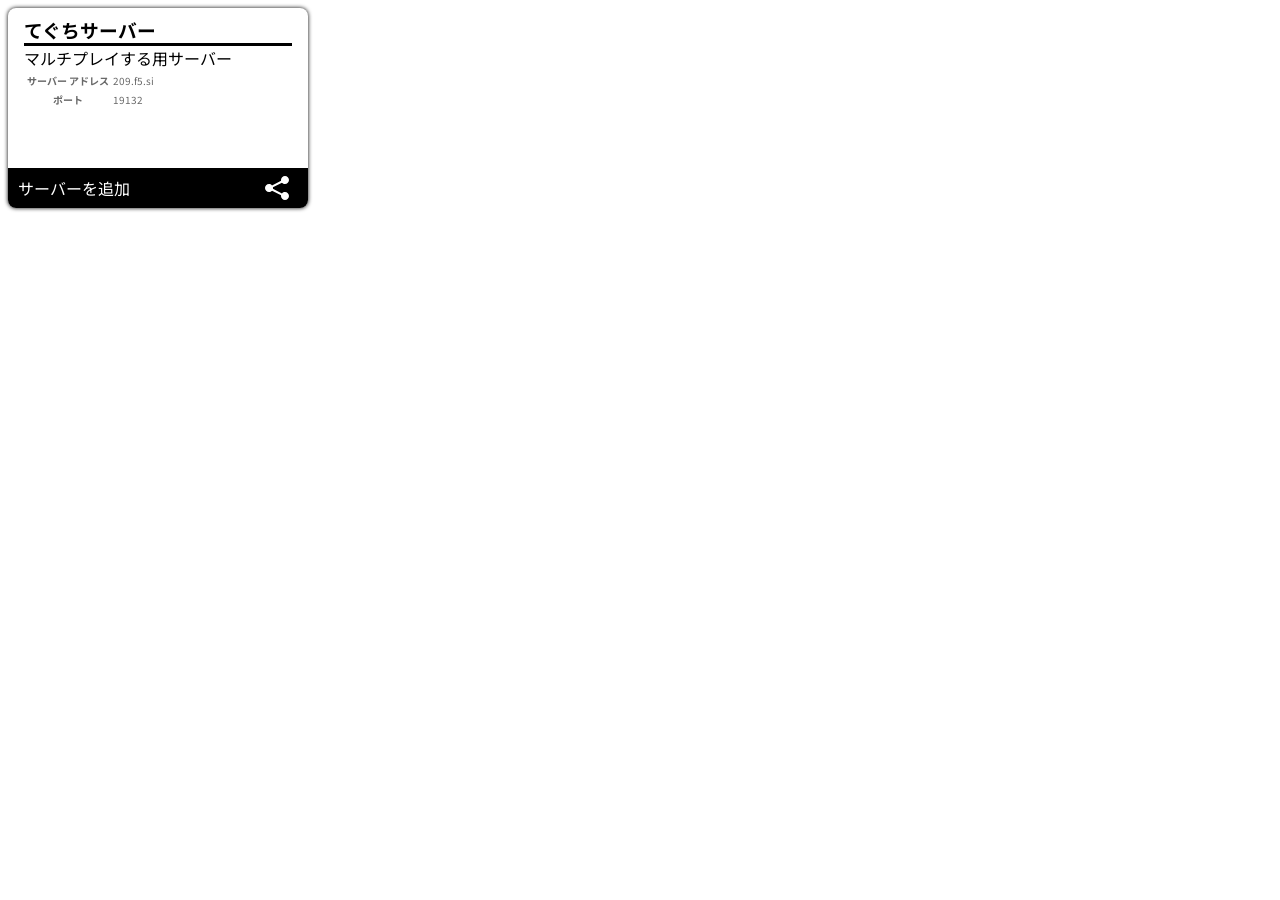
<file: index.html>
<!DOCTYPE html>
<html>
    <head>
        <meta charset="utf-8">
        <meta name="viewport" content="width=device-width,initial-scale=1">
        <title>
            minecraft サーバー一覧置き場
        </title>
        <style>
            iframe{
                border: none;
                border-radius: 8px;
                box-shadow: 0 0 4px;
                height: 200px;
            }
            body{
            }
        </style>
    </head>
    <div>
        <iframe src="./serverBanner.html">
            
        </iframe>
    </div>
</html>
</file>
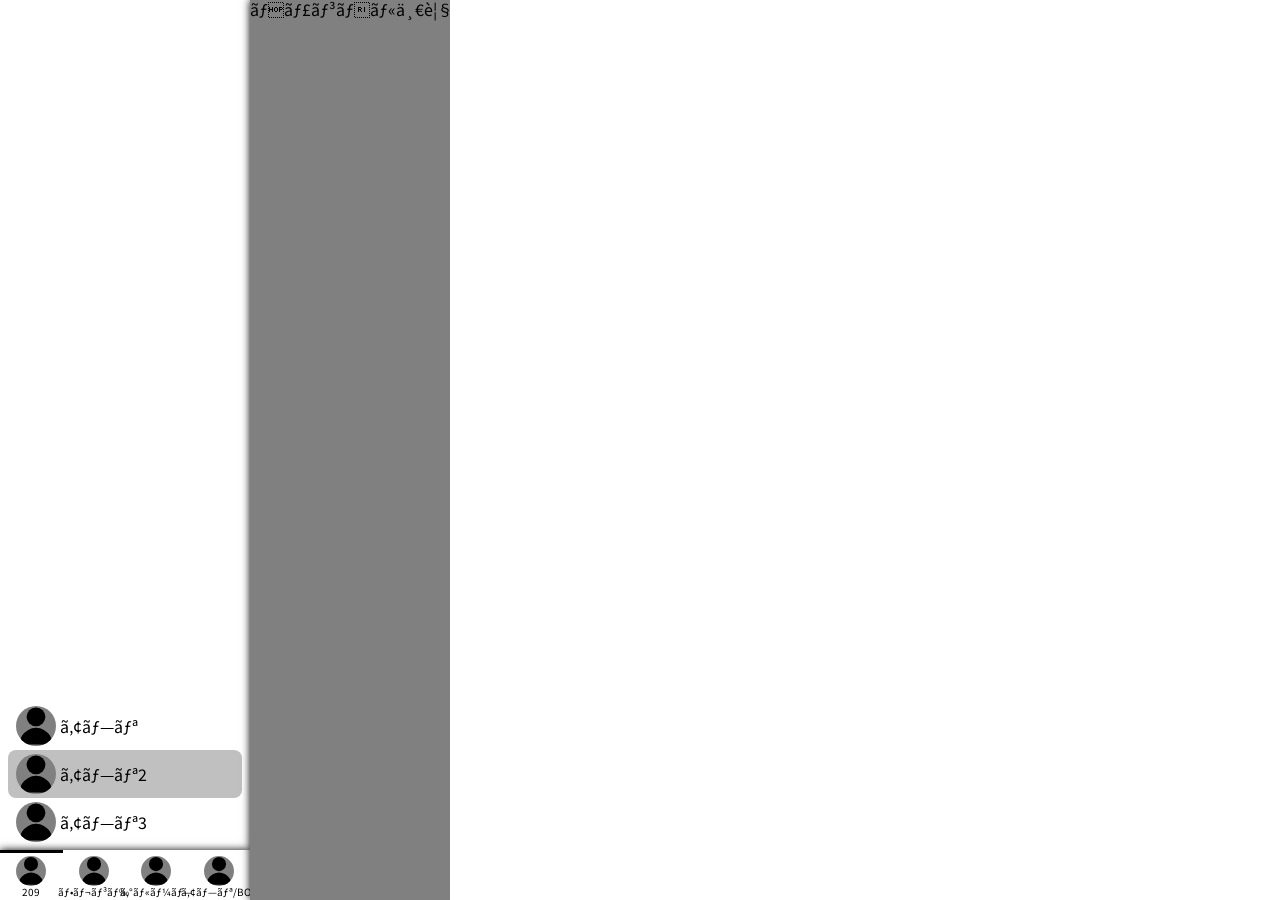
<file: cb/index.html>
<!DOCTYPE html>
<html>
    <head>
        <meta charset="urf-8">
        <meta name="viewport" content="width=device-width, initial-scale=1.0, maximum-scale=1.0, user-scalable=no" />
        <link href="./destyle.css" rel="stylesheet">
        <link href="./main.css" rel="stylesheet">
        <link href="./custom.css" rel="stylesheet">
        <script src="./swipe.js"></script>
    </head>
    <body>
        <div class="selectArea">
            <div class="selectAreaLists">
                <div class="selectAreaList">
                    <div class="selectAreaListButton" onclick="alert('aa')">
                        <img src="./icon/user.svg" class="selectAreaListButtonIcon">
                        <span class="selectAreaListButtonText">アプリ</span>
                    </div>
                    <div class="selectAreaListButton selected">
                        <img src="./icon/user.svg" class="selectAreaListButtonIcon">
                        <span class="selectAreaListButtonText">アプリ2</span>
                    </div>
                    <div class="selectAreaListButton">
                        <img src="./icon/user.svg" class="selectAreaListButtonIcon">
                        <span class="selectAreaListButtonText">アプリ3</span>
                    </div>
                </div>
                <div class="selectAreaList">
                    <div class="selectAreaListButton">
                        <img src="./icon/user.svg" class="selectAreaListButtonIcon">
                        <span class="selectAreaListButtonText">ユーザー1</span>
                    </div>
                    <div class="selectAreaListButton selected">
                        <img src="./icon/user.svg" class="selectAreaListButtonIcon">
                        <span class="selectAreaListButtonText">ユーザー2</span>
                    </div>
                    <div class="selectAreaListButton">
                        <img src="./icon/user.svg" class="selectAreaListButtonIcon">
                        <span class="selectAreaListButtonText">ユーザー3</span>
                    </div>
                    <div class="selectAreaListButton">
                        <img src="./icon/user.svg" class="selectAreaListButtonIcon">
                        <span class="selectAreaListButtonText">ユーザー3</span>
                    </div>
                    <div class="selectAreaListButton">
                        <img src="./icon/user.svg" class="selectAreaListButtonIcon">
                        <span class="selectAreaListButtonText">ユーザー3</span>
                    </div>
                    <div class="selectAreaListButton">
                        <img src="./icon/user.svg" class="selectAreaListButtonIcon">
                        <span class="selectAreaListButtonText">ユーザー3</span>
                    </div>
                    <div class="selectAreaListButton">
                        <img src="./icon/user.svg" class="selectAreaListButtonIcon">
                        <span class="selectAreaListButtonText">ユーザー3</span>
                    </div>
                    <div class="selectAreaListButton">
                        <img src="./icon/user.svg" class="selectAreaListButtonIcon">
                        <span class="selectAreaListButtonText">ユーザー3</span>
                    </div>
                    <div class="selectAreaListButton">
                        <img src="./icon/user.svg" class="selectAreaListButtonIcon">
                        <span class="selectAreaListButtonText">ユーザー3</span>
                    </div>
                    <div class="selectAreaListButton">
                        <img src="./icon/user.svg" class="selectAreaListButtonIcon">
                        <span class="selectAreaListButtonText">ユーザー3</span>
                    </div>
                    <div class="selectAreaListButton">
                        <img src="./icon/user.svg" class="selectAreaListButtonIcon">
                        <span class="selectAreaListButtonText">ユーザー3</span>
                    </div>
                    <div class="selectAreaListButton">
                        <img src="./icon/user.svg" class="selectAreaListButtonIcon">
                        <span class="selectAreaListButtonText">ユーザー3</span>
                    </div>
                    <div class="selectAreaListButton">
                        <img src="./icon/user.svg" class="selectAreaListButtonIcon">
                        <span class="selectAreaListButtonText">ユーザー3</span>
                    </div>
                    <div class="selectAreaListButton">
                        <img src="./icon/user.svg" class="selectAreaListButtonIcon">
                        <span class="selectAreaListButtonText">ユーザー3</span>
                    </div>
                    <div class="selectAreaListButton">
                        <img src="./icon/user.svg" class="selectAreaListButtonIcon">
                        <span class="selectAreaListButtonText">ユーザー3</span>
                    </div>
                    <div class="selectAreaListButton">
                        <img src="./icon/user.svg" class="selectAreaListButtonIcon">
                        <span class="selectAreaListButtonText">ユーザー3</span>
                    </div>
                    <div class="selectAreaListButton">
                        <img src="./icon/user.svg" class="selectAreaListButtonIcon">
                        <span class="selectAreaListButtonText">ユーザー3</span>
                    </div>
                    <div class="selectAreaListButton">
                        <img src="./icon/user.svg" class="selectAreaListButtonIcon">
                        <span class="selectAreaListButtonText">ユーザー3</span>
                    </div>
                    <div class="selectAreaListButton">
                        <img src="./icon/user.svg" class="selectAreaListButtonIcon">
                        <span class="selectAreaListButtonText">ユーザー3</span>
                    </div>
                    <div class="selectAreaListButton">
                        <img src="./icon/user.svg" class="selectAreaListButtonIcon">
                        <span class="selectAreaListButtonText">ユーザー3</span>
                    </div>
                    <div class="selectAreaListButton">
                        <img src="./icon/user.svg" class="selectAreaListButtonIcon">
                        <span class="selectAreaListButtonText">ユーザー3</span>
                    </div>
                    <div class="selectAreaListButton">
                        <img src="./icon/user.svg" class="selectAreaListButtonIcon">
                        <span class="selectAreaListButtonText">ユーザー3</span>
                    </div>
                    <div class="selectAreaListButton">
                        <img src="./icon/user.svg" class="selectAreaListButtonIcon">
                        <span class="selectAreaListButtonText">ユーザー3</span>
                    </div>
                    <div class="selectAreaListButton">
                        <img src="./icon/user.svg" class="selectAreaListButtonIcon">
                        <span class="selectAreaListButtonText">ユーザー3</span>
                    </div>
                    <div class="selectAreaListButton">
                        <img src="./icon/user.svg" class="selectAreaListButtonIcon">
                        <span class="selectAreaListButtonText">ユーザー3</span>
                    </div>
                    <div class="selectAreaListButton">
                        <img src="./icon/user.svg" class="selectAreaListButtonIcon">
                        <span class="selectAreaListButtonText">ユーザー3</span>
                    </div>
                    <div class="selectAreaListButton">
                        <img src="./icon/user.svg" class="selectAreaListButtonIcon">
                        <span class="selectAreaListButtonText">ユーザー3</span>
                    </div>
                    <div class="selectAreaListButton">
                        <img src="./icon/user.svg" class="selectAreaListButtonIcon">
                        <span class="selectAreaListButtonText">ユーザー3</span>
                    </div>
                </div>
                <div class="selectAreaList">
                    <div class="selectAreaListButton">
                        <img src="./icon/user.svg" class="selectAreaListButtonIcon">
                        <span class="selectAreaListButtonText">グループ1</span>
                    </div>
                    <div class="selectAreaListButton selected">
                        <img src="./icon/user.svg" class="selectAreaListButtonIcon">
                        <span class="selectAreaListButtonText">グループ2</span>
                    </div>
                    <div class="selectAreaListButton">
                        <img src="./icon/user.svg" class="selectAreaListButtonIcon">
                        <span class="selectAreaListButtonText">グループ3</span>
                    </div>
                </div>
                <div class="selectAreaList">
                    <div class="selectAreaListButton">
                        <img src="./icon/user.svg" class="selectAreaListButtonIcon">
                        <span class="selectAreaListButtonText">アプリ</span>
                    </div>
                    <div class="selectAreaListButton selected">
                        <img src="./icon/user.svg" class="selectAreaListButtonIcon">
                        <span class="selectAreaListButtonText">アプリ2</span>
                    </div>
                    <div class="selectAreaListButton">
                        <img src="./icon/user.svg" class="selectAreaListButtonIcon">
                        <span class="selectAreaListButtonText">アプリ3</span>
                    </div>
                </div>
            </div>
            <div class="selectAreaCategory">
                <div class="selectAreaCategoryButton" onclick="selectAreaListsSwipe.to(0)">
                    <img src="./icon/user.svg" class="selectAreaCategoryButtonIcon">
                    <span class="selectAreaCategoryButtonText">209</span>
                </div>
                <div class="selectAreaCategoryButton" onclick="selectAreaListsSwipe.to(1)">
                    <img src="./icon/user.svg" class="selectAreaCategoryButtonIcon">
                    <span class="selectAreaCategoryButtonText">フレンド</span>
                </div>
                <div class="selectAreaCategoryButton" onclick="selectAreaListsSwipe.to(2)">
                    <img src="./icon/user.svg" class="selectAreaCategoryButtonIcon">
                    <span class="selectAreaCategoryButtonText">グループ</span>
                </div>
                <div class="selectAreaCategoryButton" onclick="selectAreaListsSwipe.to(3)">
                    <img src="./icon/user.svg" class="selectAreaCategoryButtonIcon">
                    <span class="selectAreaCategoryButtonText">アプリ/BOT</span>
                </div>
            </div>
        </div>
        <div class="mainArea">
            <div class="mainAreaContent">
                <div class="mainAreaChannelList">チャンネル一覧</div>
            </div>
        </div>
    </body>
</html>
</file>
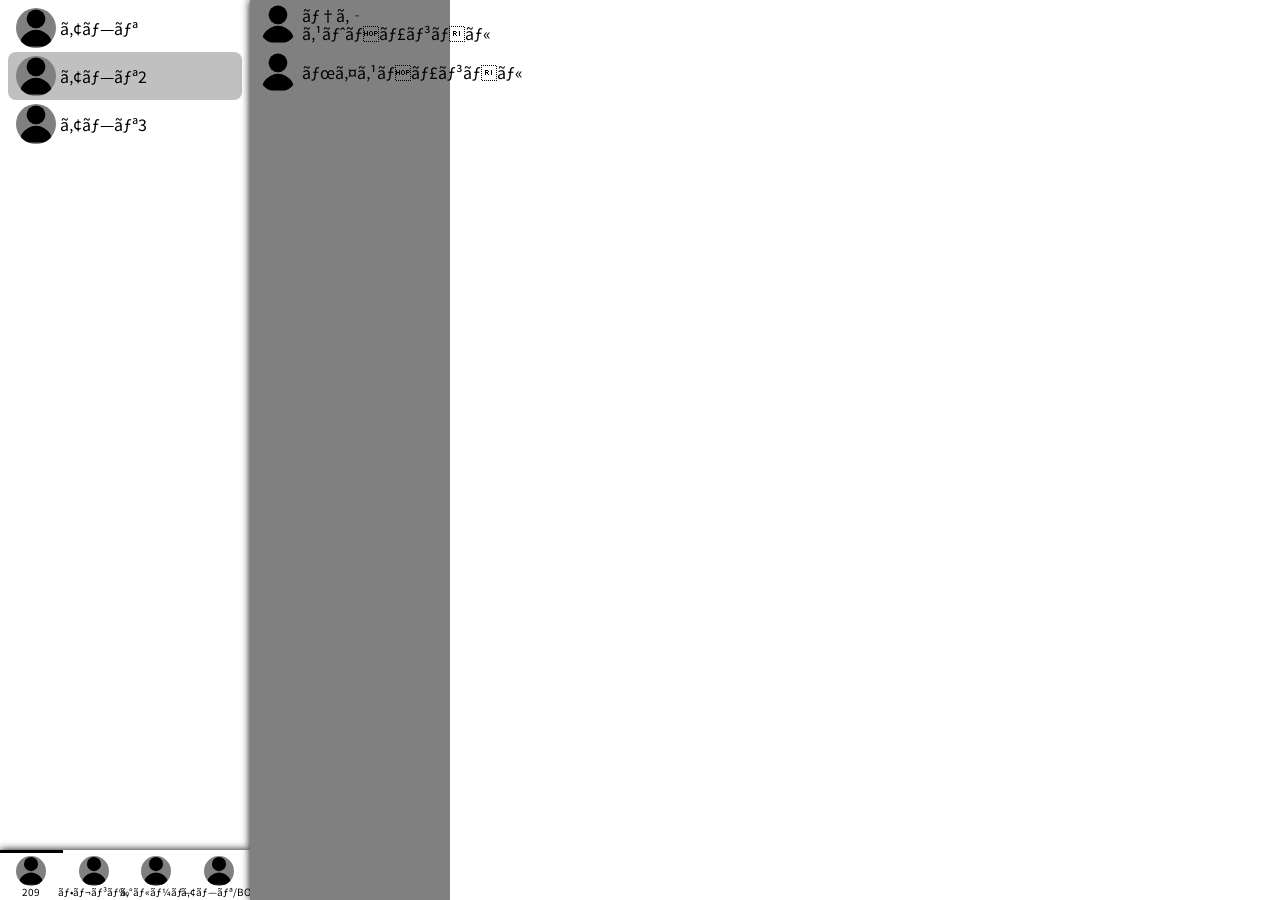
<file: cub/index.html>
<!DOCTYPE html>
<html>
    <head>
        <meta charset="urf-8">
        <meta name="viewport" content="width=device-width, initial-scale=1.0, maximum-scale=1.0, user-scalable=no" />
        <link href="./destyle.css" rel="stylesheet">
        <link href="./main.css" rel="stylesheet">
        <link href="./custom.css" rel="stylesheet">
        <script src="./swipe.js"></script>
    </head>
    <body>
        <div class="selectArea">
            <div class="selectAreaLists">
                <div class="selectAreaList">
                    <div class="selectAreaListButton" onclick="alert('aa')">
                        <img src="./icon/user.svg" class="selectAreaListButtonIcon">
                        <span class="selectAreaListButtonText">アプリ</span>
                    </div>
                    <div class="selectAreaListButton selected">
                        <img src="./icon/user.svg" class="selectAreaListButtonIcon">
                        <span class="selectAreaListButtonText">アプリ2</span>
                    </div>
                    <div class="selectAreaListButton">
                        <img src="./icon/user.svg" class="selectAreaListButtonIcon">
                        <span class="selectAreaListButtonText">アプリ3</span>
                    </div>
                </div>
                <div class="selectAreaList">
                    <div class="selectAreaListButton">
                        <img src="./icon/user.svg" class="selectAreaListButtonIcon">
                        <span class="selectAreaListButtonText">ユーザー1</span>
                    </div>
                    <div class="selectAreaListButton selected">
                        <img src="./icon/user.svg" class="selectAreaListButtonIcon">
                        <span class="selectAreaListButtonText">ユーザー2</span>
                    </div>
                    <div class="selectAreaListButton">
                        <img src="./icon/user.svg" class="selectAreaListButtonIcon">
                        <span class="selectAreaListButtonText">ユーザー3</span>
                    </div>
                    <div class="selectAreaListButton">
                        <img src="./icon/user.svg" class="selectAreaListButtonIcon">
                        <span class="selectAreaListButtonText">ユーザー3</span>
                    </div>
                    <div class="selectAreaListButton">
                        <img src="./icon/user.svg" class="selectAreaListButtonIcon">
                        <span class="selectAreaListButtonText">ユーザー3</span>
                    </div>
                    <div class="selectAreaListButton">
                        <img src="./icon/user.svg" class="selectAreaListButtonIcon">
                        <span class="selectAreaListButtonText">ユーザー3</span>
                    </div>
                    <div class="selectAreaListButton">
                        <img src="./icon/user.svg" class="selectAreaListButtonIcon">
                        <span class="selectAreaListButtonText">ユーザー3</span>
                    </div>
                    <div class="selectAreaListButton">
                        <img src="./icon/user.svg" class="selectAreaListButtonIcon">
                        <span class="selectAreaListButtonText">ユーザー3</span>
                    </div>
                    <div class="selectAreaListButton">
                        <img src="./icon/user.svg" class="selectAreaListButtonIcon">
                        <span class="selectAreaListButtonText">ユーザー3</span>
                    </div>
                    <div class="selectAreaListButton">
                        <img src="./icon/user.svg" class="selectAreaListButtonIcon">
                        <span class="selectAreaListButtonText">ユーザー3</span>
                    </div>
                    <div class="selectAreaListButton">
                        <img src="./icon/user.svg" class="selectAreaListButtonIcon">
                        <span class="selectAreaListButtonText">ユーザー3</span>
                    </div>
                    <div class="selectAreaListButton">
                        <img src="./icon/user.svg" class="selectAreaListButtonIcon">
                        <span class="selectAreaListButtonText">ユーザー3</span>
                    </div>
                    <div class="selectAreaListButton">
                        <img src="./icon/user.svg" class="selectAreaListButtonIcon">
                        <span class="selectAreaListButtonText">ユーザー3</span>
                    </div>
                    <div class="selectAreaListButton">
                        <img src="./icon/user.svg" class="selectAreaListButtonIcon">
                        <span class="selectAreaListButtonText">ユーザー3</span>
                    </div>
                    <div class="selectAreaListButton">
                        <img src="./icon/user.svg" class="selectAreaListButtonIcon">
                        <span class="selectAreaListButtonText">ユーザー3</span>
                    </div>
                    <div class="selectAreaListButton">
                        <img src="./icon/user.svg" class="selectAreaListButtonIcon">
                        <span class="selectAreaListButtonText">ユーザー3</span>
                    </div>
                    <div class="selectAreaListButton">
                        <img src="./icon/user.svg" class="selectAreaListButtonIcon">
                        <span class="selectAreaListButtonText">ユーザー3</span>
                    </div>
                    <div class="selectAreaListButton">
                        <img src="./icon/user.svg" class="selectAreaListButtonIcon">
                        <span class="selectAreaListButtonText">ユーザー3</span>
                    </div>
                    <div class="selectAreaListButton">
                        <img src="./icon/user.svg" class="selectAreaListButtonIcon">
                        <span class="selectAreaListButtonText">ユーザー3</span>
                    </div>
                    <div class="selectAreaListButton">
                        <img src="./icon/user.svg" class="selectAreaListButtonIcon">
                        <span class="selectAreaListButtonText">ユーザー3</span>
                    </div>
                    <div class="selectAreaListButton">
                        <img src="./icon/user.svg" class="selectAreaListButtonIcon">
                        <span class="selectAreaListButtonText">ユーザー3</span>
                    </div>
                    <div class="selectAreaListButton">
                        <img src="./icon/user.svg" class="selectAreaListButtonIcon">
                        <span class="selectAreaListButtonText">ユーザー3</span>
                    </div>
                    <div class="selectAreaListButton">
                        <img src="./icon/user.svg" class="selectAreaListButtonIcon">
                        <span class="selectAreaListButtonText">ユーザー3</span>
                    </div>
                    <div class="selectAreaListButton">
                        <img src="./icon/user.svg" class="selectAreaListButtonIcon">
                        <span class="selectAreaListButtonText">ユーザー3</span>
                    </div>
                    <div class="selectAreaListButton">
                        <img src="./icon/user.svg" class="selectAreaListButtonIcon">
                        <span class="selectAreaListButtonText">ユーザー3</span>
                    </div>
                    <div class="selectAreaListButton">
                        <img src="./icon/user.svg" class="selectAreaListButtonIcon">
                        <span class="selectAreaListButtonText">ユーザー3</span>
                    </div>
                    <div class="selectAreaListButton">
                        <img src="./icon/user.svg" class="selectAreaListButtonIcon">
                        <span class="selectAreaListButtonText">ユーザー3</span>
                    </div>
                    <div class="selectAreaListButton">
                        <img src="./icon/user.svg" class="selectAreaListButtonIcon">
                        <span class="selectAreaListButtonText">ユーザー3</span>
                    </div>
                </div>
                <div class="selectAreaList">
                    <div class="selectAreaListButton">
                        <img src="./icon/user.svg" class="selectAreaListButtonIcon">
                        <span class="selectAreaListButtonText">グループ1</span>
                    </div>
                    <div class="selectAreaListButton selected">
                        <img src="./icon/user.svg" class="selectAreaListButtonIcon">
                        <span class="selectAreaListButtonText">グループ2</span>
                    </div>
                    <div class="selectAreaListButton">
                        <img src="./icon/user.svg" class="selectAreaListButtonIcon">
                        <span class="selectAreaListButtonText">グループ3</span>
                    </div>
                </div>
                <div class="selectAreaList">
                    <div class="selectAreaListButton">
                        <img src="./icon/user.svg" class="selectAreaListButtonIcon">
                        <span class="selectAreaListButtonText">アプリ</span>
                    </div>
                    <div class="selectAreaListButton selected">
                        <img src="./icon/user.svg" class="selectAreaListButtonIcon">
                        <span class="selectAreaListButtonText">アプリ2</span>
                    </div>
                    <div class="selectAreaListButton">
                        <img src="./icon/user.svg" class="selectAreaListButtonIcon">
                        <span class="selectAreaListButtonText">アプリ3</span>
                    </div>
                </div>
            </div>
            <div class="selectAreaCategory">
                <div class="selectAreaCategoryButton" onclick="selectAreaListsSwipe.to(0)">
                    <img src="./icon/user.svg" class="selectAreaCategoryButtonIcon">
                    <span class="selectAreaCategoryButtonText">209</span>
                </div>
                <div class="selectAreaCategoryButton" onclick="selectAreaListsSwipe.to(1)">
                    <img src="./icon/user.svg" class="selectAreaCategoryButtonIcon">
                    <span class="selectAreaCategoryButtonText">フレンド</span>
                </div>
                <div class="selectAreaCategoryButton" onclick="selectAreaListsSwipe.to(2)">
                    <img src="./icon/user.svg" class="selectAreaCategoryButtonIcon">
                    <span class="selectAreaCategoryButtonText">グループ</span>
                </div>
                <div class="selectAreaCategoryButton" onclick="selectAreaListsSwipe.to(3)">
                    <img src="./icon/user.svg" class="selectAreaCategoryButtonIcon">
                    <span class="selectAreaCategoryButtonText">アプリ/BOT</span>
                </div>
            </div>
        </div>
        <div class="mainArea">
            <div class="mainAreaContent">
                <div class="mainAreaChannelList">
                    <div class="mainAreaChannelListButton">
                        <img src="./icon/user.svg" class="mainAreaChannelListButtonIcon">
                        <span class="mainAreaChannelListButtonText">テキストチャンネル</span>
                    </div>
                    <div class="mainAreaChannelListButton">
                        <img src="./icon/user.svg" class="mainAreaChannelListButtonIcon">
                        <span class="mainAreaChannelListButtonText">ボイスチャンネル</span>
                    </div>
                </div>
            </div>
        </div>
    </body>
</html>
</file>
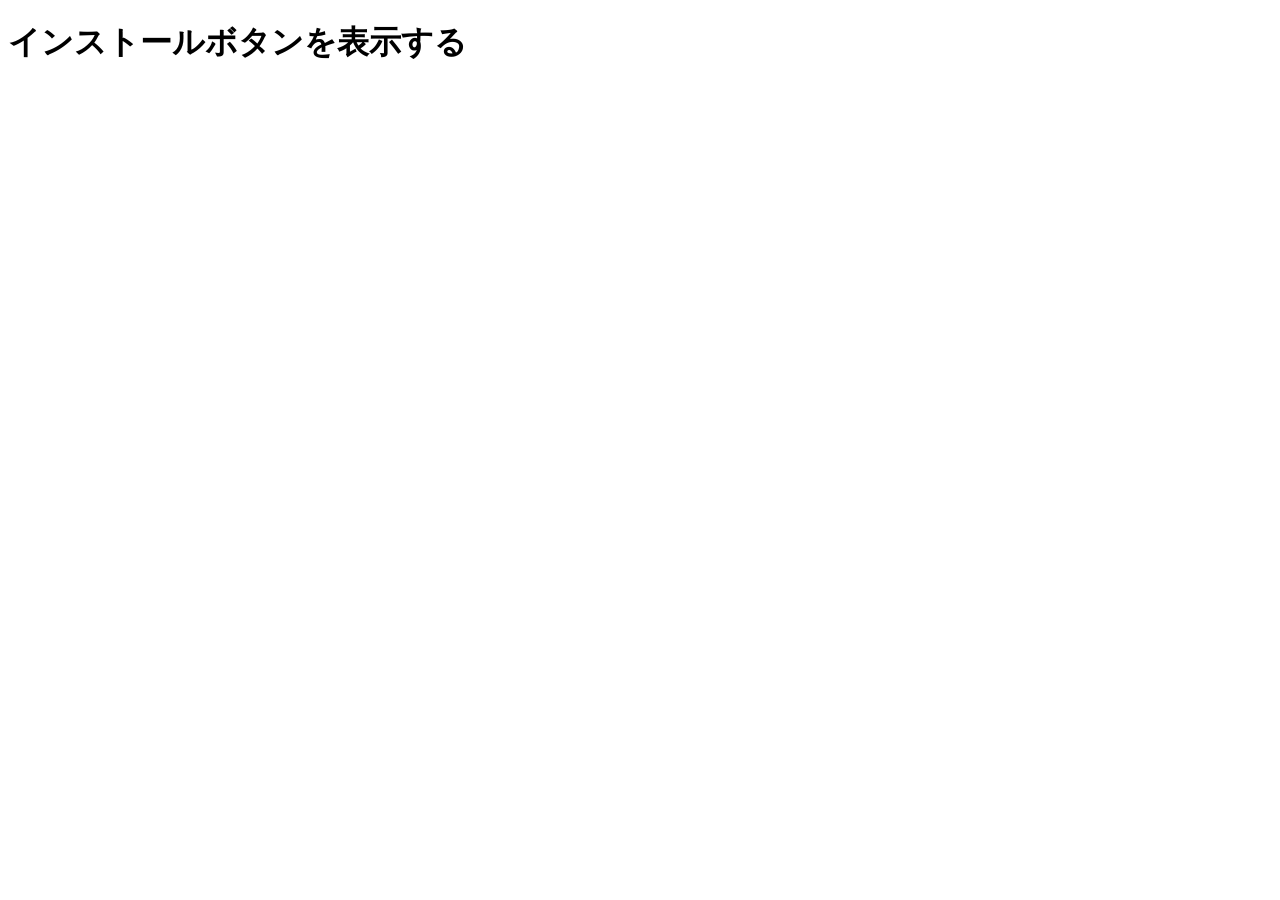
<file: pwa/index.html>
<!DOCTYPE html>
<html>
<head>
  <meta charset="utf-8">
  <meta name="viewport" content="width=device-width, initial-scale=1.0">
  <link rel="manifest" href="./pwa/manifest.webmanifest">
  <title>swSample</title>
</head>
<body>
  <h1>インストールボタンを表示する</h1>
</body>
<script>
    if ('serviceWorker' in navigator) {
      navigator.serviceWorker.register('./pwa/sw.js')
        .then((reg) => { console.log('SW registered.', reg); });
    }
  </script>
</file>
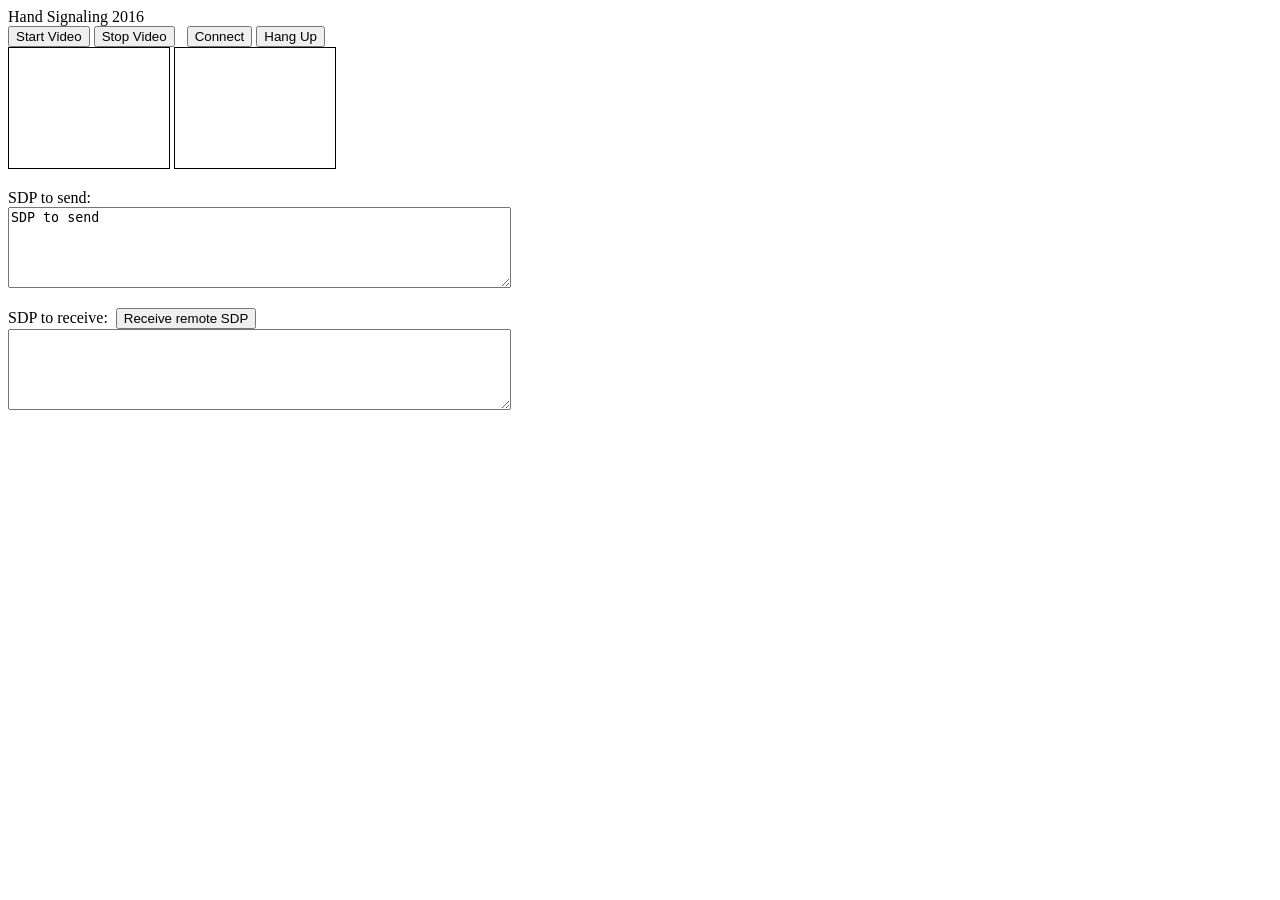
<file: 1.html>
<!doctype html>
<html>
<head>
 <meta http-equiv="Content-Type" content="text/html; charset=UTF-8">
 <title>Hand Signaling</title>
</head>
<body>
  Hand Signaling 2016<br />
  <button type="button" onclick="startVideo();">Start Video</button>
  <button type="button" onclick="stopVideo();">Stop Video</button>
  &nbsp;
  <button type="button" onclick="connect();">Connect</button>
  <button type="button" onclick="hangUp();">Hang Up</button> 
  <div>
    <video id="local_video" autoplay style="width: 160px; height: 120px; border: 1px solid black;"></video>
    <video id="remote_video" autoplay style="width: 160px; height: 120px; border: 1px solid black;"></video>
  </div>
  <p>SDP to send:<br />
    <textarea id="text_for_send_sdp" rows="5" cols="60" readonly="readonly">SDP to send</textarea>
  </p>
  <p>SDP to receive:&nbsp;
    <button type="button" onclick="onSdpText();">Receive remote SDP</button><br />
    <textarea id="text_for_receive_sdp" rows="5" cols="60"></textarea>
  </p>
</body>
<script type="text/javascript">
  let localVideo = document.getElementById('local_video');
  let remoteVideo = document.getElementById('remote_video');
  let localStream = null;
  let peerConnection = null;
  let textForSendSdp = document.getElementById('text_for_send_sdp');
  let textToReceiveSdp = document.getElementById('text_for_receive_sdp');
 
  // --- prefix -----
  navigator.getUserMedia  = navigator.getUserMedia    || navigator.webkitGetUserMedia ||
                            navigator.mozGetUserMedia || navigator.msGetUserMedia;
  RTCPeerConnection = window.RTCPeerConnection || window.webkitRTCPeerConnection || window.mozRTCPeerConnection;
  RTCSessionDescription = window.RTCSessionDescription || window.webkitRTCSessionDescription || window.mozRTCSessionDescription;
 
  // ---------------------- media handling ----------------------- 
  // start local video
  function startVideo() {
    getDeviceStream({video: true, audio: false})
    .then(function (stream) { // success
      localStream = stream;
      playVideo(localVideo, stream);
    }).catch(function (error) { // error
      console.error('getUserMedia error:', error);
      return;
    });
  }
 
  // stop local video
  function stopVideo() {
    pauseVideo(localVideo);
    stopLocalStream(localStream);
  }
 
  function stopLocalStream(stream) {
    let tracks = stream.getTracks();
    if (! tracks) {
      console.warn('NO tracks');
      return;
    }
    
    for (let track of tracks) {
      track.stop();
    }
  }
  
  function getDeviceStream(option) {
    if ('getUserMedia' in navigator.mediaDevices) {
      console.log('navigator.mediaDevices.getUserMadia');
      return navigator.mediaDevices.getUserMedia(option);
    }
    else {
      console.log('wrap navigator.getUserMadia with Promise');
      return new Promise(function(resolve, reject){    
        navigator.getUserMedia(option,
          resolve,
          reject
        );
      });      
    }
  }
 
  function playVideo(element, stream) {
    if ('srcObject' in element) {
      element.srcObject = stream;
    }
    else {
      element.src = window.URL.createObjectURL(stream);
    }
    element.play();
    element.volume = 0;
  }
 
  function pauseVideo(element) {
    element.pause();
    if ('srcObject' in element) {
      element.srcObject = null;
    }
    else {
      if (element.src && (element.src !== '') ) {
        window.URL.revokeObjectURL(element.src);
      }
      element.src = '';
    }
  }
 
  // ----- hand signaling ----
  function onSdpText() {
    let text = textToReceiveSdp.value;
    if (peerConnection) {
      console.log('Received answer text...');
      let answer = new RTCSessionDescription({
        type : 'answer',
        sdp : text,
      });
      setAnswer(answer);
    }
    else {
      console.log('Received offer text...');
      let offer = new RTCSessionDescription({
        type : 'offer',
        sdp : text,
      });
      setOffer(offer);
    }
    textToReceiveSdp.value ='';
  }
 
  function sendSdp(sessionDescription) {
    console.log('---sending sdp ---');
    textForSendSdp.value = sessionDescription.sdp;
    textForSendSdp.focus();
    textForSendSdp.select();
  }
 
  // ---------------------- connection handling -----------------------
  function prepareNewConnection() {
    let pc_config = {"iceServers":[]};
    let peer = new RTCPeerConnection(pc_config);
 
    // --- on get remote stream ---
    if ('ontrack' in peer) {
      peer.ontrack = function(event) {
        console.log('-- peer.ontrack()');
        let stream = event.streams[0];
        playVideo(remoteVideo, stream);
      };
    }
    else {
      peer.onaddstream = function(event) {
        console.log('-- peer.onaddstream()');
        let stream = event.stream;
        playVideo(remoteVideo, stream);
      };
    }
 
    // --- on get local ICE candidate
    peer.onicecandidate = function (evt) {
      if (evt.candidate) {
        console.log(evt.candidate);
 
        // Trickle ICE の場合は、ICE candidateを相手に送る
        // Vanilla ICE の場合には、何もしない
      } else {
        console.log('empty ice event');
 
        // Trickle ICE の場合は、何もしない
        // Vanilla ICE の場合には、ICE candidateを含んだSDPを相手に送る
        sendSdp(peer.localDescription);
      }
    };
 
    
    // -- add local stream --
    if (localStream) {
      console.log('Adding local stream...');
      peer.addStream(localStream);
    }
    else {
      console.warn('no local stream, but continue.');
    }
 
    return peer;
  }
 
  function makeOffer() {
    peerConnection = prepareNewConnection();
    peerConnection.createOffer()
    .then(function (sessionDescription) {
      console.log('createOffer() succsess in promise');
      return peerConnection.setLocalDescription(sessionDescription);
    }).then(function() {
      console.log('setLocalDescription() succsess in promise');
 
      // -- Trickle ICE の場合は、初期SDPを相手に送る -- 
      // -- Vanilla ICE の場合には、まだSDPは送らない --
      //sendSdp(peerConnection.localDescription);
    }).catch(function(err) {
      console.error(err);
    });
  }
 
  function setOffer(sessionDescription) {
    if (peerConnection) {
      console.error('peerConnection alreay exist!');
    }
    peerConnection = prepareNewConnection();
    peerConnection.setRemoteDescription(sessionDescription)
    .then(function() {
      console.log('setRemoteDescription(offer) succsess in promise');
      makeAnswer();
    }).catch(function(err) {
      console.error('setRemoteDescription(offer) ERROR: ', err);
    });
  }
  
  function makeAnswer() {
    console.log('sending Answer. Creating remote session description...' );
    if (! peerConnection) {
      console.error('peerConnection NOT exist!');
      return;
    }
    
    peerConnection.createAnswer()
    .then(function (sessionDescription) {
      console.log('createAnswer() succsess in promise');
      return peerConnection.setLocalDescription(sessionDescription);
    }).then(function() {
      console.log('setLocalDescription() succsess in promise');
 
      // -- Trickle ICE の場合は、初期SDPを相手に送る -- 
      // -- Vanilla ICE の場合には、まだSDPは送らない --
      //sendSdp(peerConnection.localDescription);
    }).catch(function(err) {
      console.error(err);
    });
  }
 
  function setAnswer(sessionDescription) {
    if (! peerConnection) {
      console.error('peerConnection NOT exist!');
      return;
    }
 
    peerConnection.setRemoteDescription(sessionDescription)
    .then(function() {
      console.log('setRemoteDescription(answer) succsess in promise');
    }).catch(function(err) {
      console.error('setRemoteDescription(answer) ERROR: ', err);
    });
  }
  
  // start PeerConnection
  function connect() {
    if (! peerConnection) {
      console.log('make Offer');
      makeOffer();
    }
    else {
      console.warn('peer already exist.');
    }
  }
 
  // close PeerConnection
  function hangUp() {
    if (peerConnection) {
      console.log('Hang up.');
      peerConnection.close();
      peerConnection = null;
      pauseVideo(remoteVideo);
    }
    else {
      console.warn('peer NOT exist.');
    }
  }
 
</script>
</html>
</file>
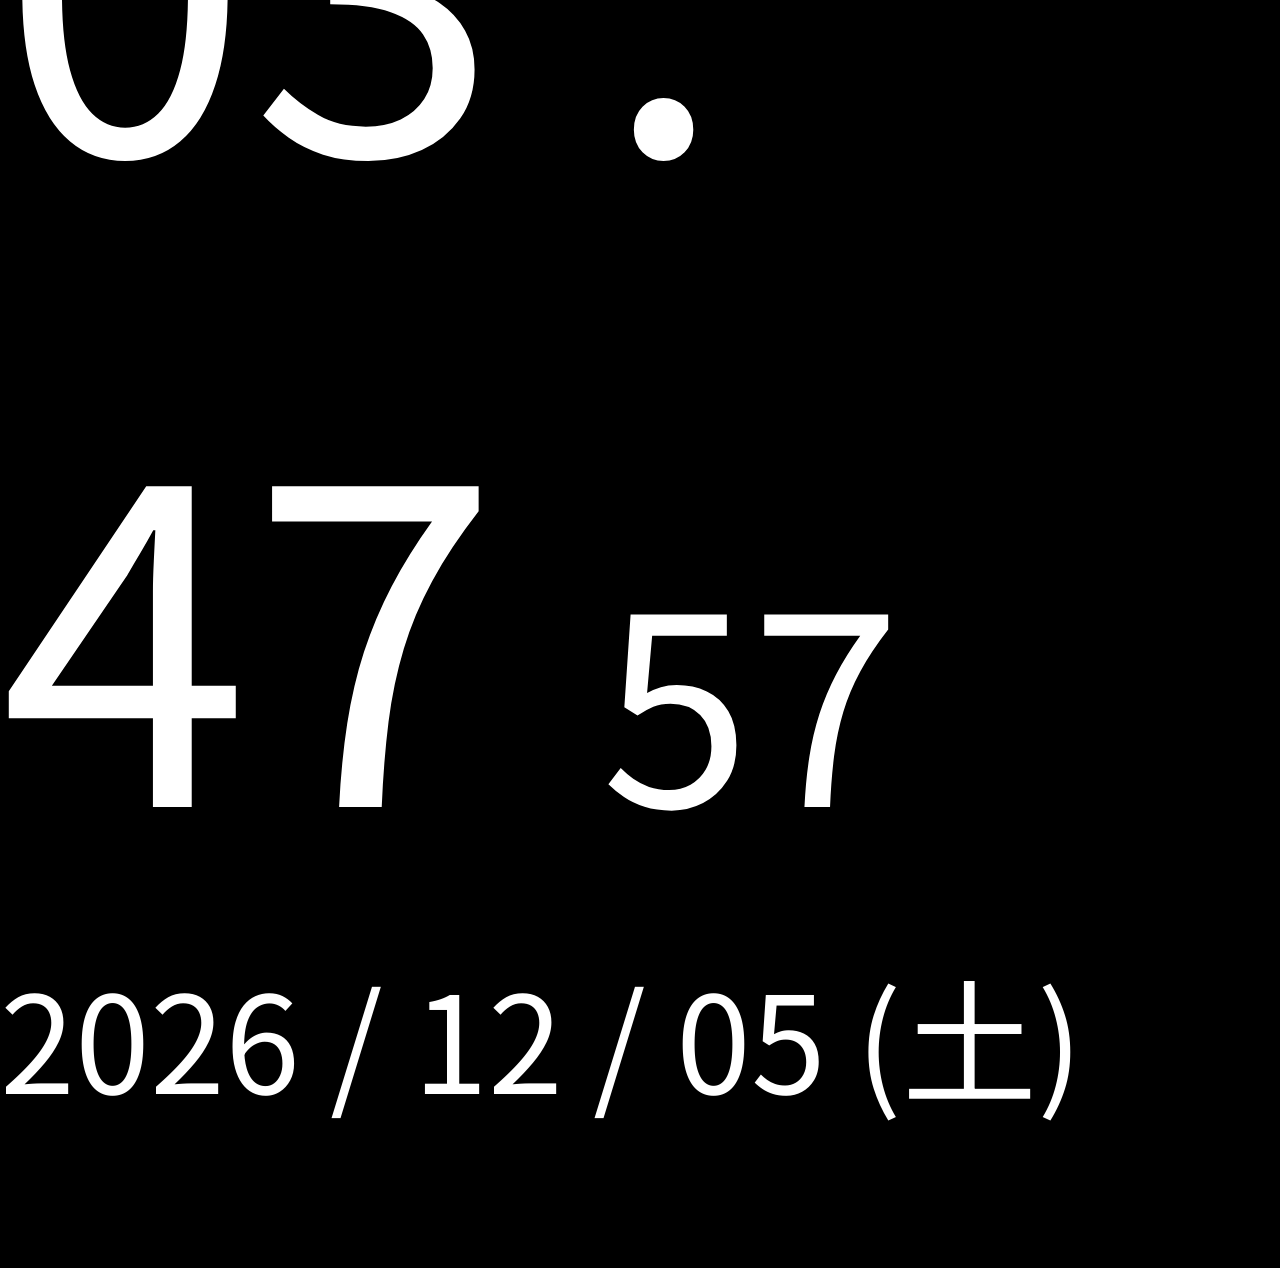
<file: clock.html>
<!DOCTYPE html>
<html>

<head>
    <meta charset="utf-8">
    <style>
        @import url('https://fonts.googleapis.com/css2?family=Noto+Sans+JP:wght@100..900&display=swap');

        body{
            background-color: black;
            display: flex;
            align-items: center;
            justify-content: center;
            height: 100vh;
            overflow: hidden;
        }
        * {
            font-family: "Noto Sans JP", system-ui;
            font-optical-sizing: auto;
            font-style: normal;
            color: white;
            margin: 0;
        }
        main{
            
        }
        
        #date{
            font-size: 15vh;
            margin-bottom: 15vh;
        }
        #time{
            font-size: 50vh;
        }
        small{
            font-size: 30vh;
        }
    </style>
</head>

<body>
    <main>
        <div id="time"></div>
        <div id="date"></div>
    </main>
</body>
<script>
    function numberToDay(number) {
        switch (number) {
            case 0:
                return "日"
            case 1:
                return "月"
            case 2:
                return "火"
            case 3:
                return "水"
            case 4:
                return "木"
            case 5:
                return "金"
            case 6:
                return "土"
            default:
                break;
        }
        
    }
    setInterval(() => {
        const time = new Date()
        document.getElementById("time").innerHTML = `
    ${time.getHours().toString().padStart(2, '0')} : ${time.getMinutes().toString().padStart(2, '0')} <small> ${time.getSeconds().toString().padStart(2, '0')}</small>
    `
        document.getElementById("date").innerHTML = `
        ${time.getFullYear().toString().padStart(2, '0')} / ${(time.getMonth()+1).toString().padStart(2, '0')} / ${time.getDate().toString().padStart(2, '0')} (${numberToDay(time.getDay())})
        `
        
    }, 10);

</script>

</html>
</file>
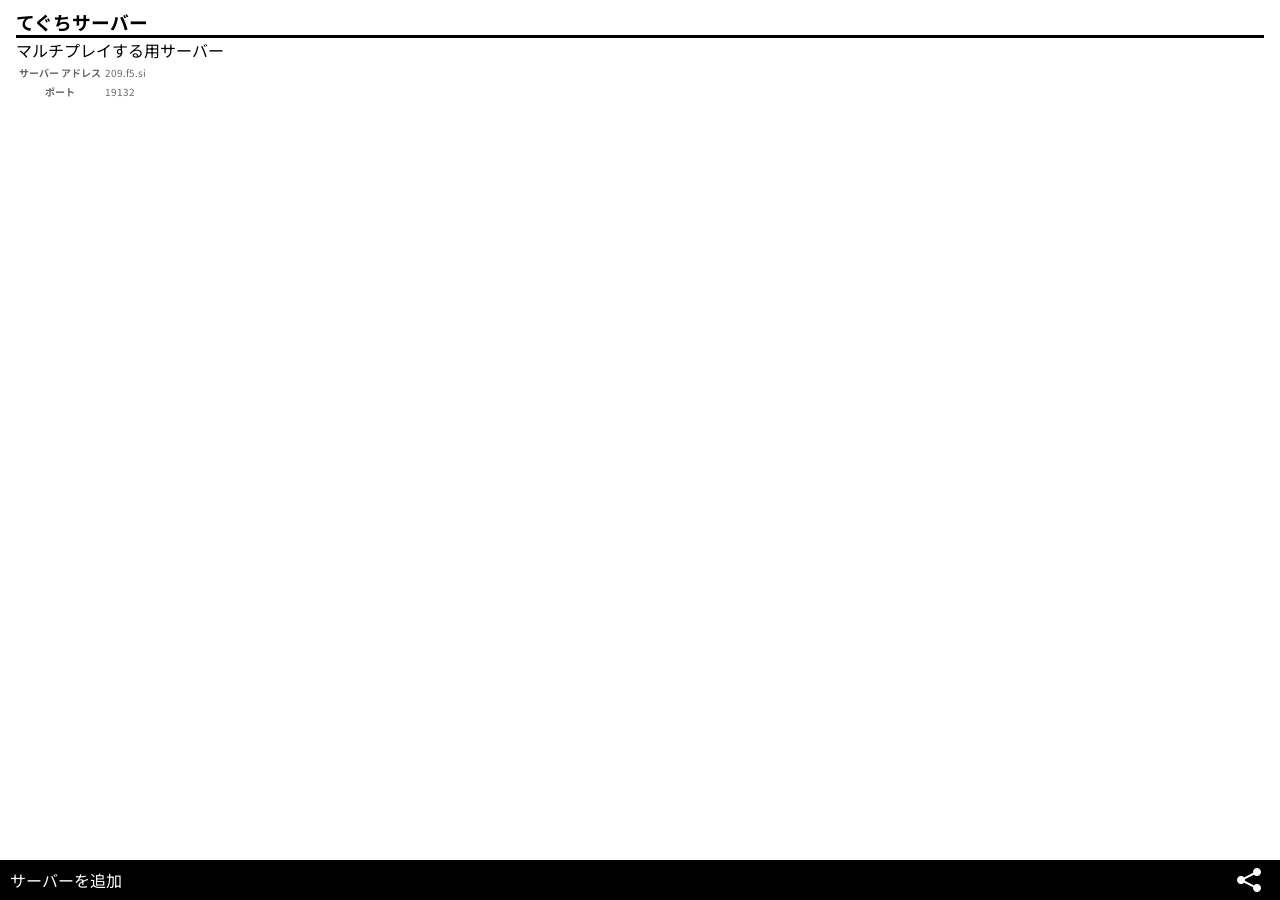
<file: serverBanner.html>
<!DOCTYPE html>
<html>
    <head>
        <meta charset="utf-8">
        <style>
@import url('https://fonts.googleapis.com/css2?family=Noto+Sans+JP&display=swap');
:root {
  --main-color: dimgray;
}
.joinButton{
    padding: 5px 10px;
    background-color: var(--main-color) ;
    color: white;
    position: fixed;
    left: 0;
    bottom: 0;
    width: 100%;
    height: 30px;
    text-decoration: none;
    display: flex;
    align-items: center;
}
.shareIcon{
    position: fixed;
    right: 16px;
    bottom: 0;
    height: 40px;
    display: flex;
    align-items: center;
}
.data{
    font-size: 10px;
    color: dimgray;
}
body{
    padding: 8px 16px;
}
*{
    margin: 0px;
    font-family: 'Noto Sans JP', sans-serif;

}
h3{
    border-bottom: solid 3px var(--main-color);
}
        </style>
    </head>
    <body>
 
        <h3 class="name">てぐちサーバー</h3>
        <p class="detail"></p>

        <table class="data">
            <tr>
                <th>サーバー アドレス</th>
                <td class="address"></td>
            </tr>
            <tr>
                <th>ポート</th>
                <td class="port"></td>
            </tr>
        </table>
        <a class="joinButton">
            サーバーを追加
        </a>
        <div class="shareIcon" onclick="navigator.share({title: property.name,text: `${property.name}で、一緒にマイクラ遊ぼう!`,url: location.href});">
            <svg xmlns="http://www.w3.org/2000/svg" xmlns:xlink="http://www.w3.org/1999/xlink" viewBox="0,0,256,256" width="30px" height="30px" fill-rule="nonzero"><g fill="#ffffff" fill-rule="nonzero" stroke="none" stroke-width="1" stroke-linecap="butt" stroke-linejoin="miter" stroke-miterlimit="10" stroke-dasharray="" stroke-dashoffset="0" font-family="none" font-weight="none" font-size="none" text-anchor="none" style="mix-blend-mode: normal"><g transform="scale(8.53333,8.53333)"><path d="M23,3c-2.20914,0 -4,1.79086 -4,4c0.00178,0.28117 0.03321,0.56136 0.09375,0.83594l-9.08203,4.54102c-0.75785,-0.87251 -1.85604,-1.3746 -3.01172,-1.37695c-2.20914,0 -4,1.79086 -4,4c0,2.20914 1.79086,4 4,4c1.15606,-0.0013 2.25501,-0.5027 3.01367,-1.375l9.07617,4.53906c-0.05923,0.27472 -0.08934,0.55491 -0.08984,0.83594c0,2.20914 1.79086,4 4,4c2.20914,0 4,-1.79086 4,-4c0,-2.20914 -1.79086,-4 -4,-4c-1.15606,0.0013 -2.25501,0.5027 -3.01367,1.375l-9.07617,-4.53906c0.05923,-0.27472 0.08934,-0.55491 0.08984,-0.83594c-0.00192,-0.28051 -0.03334,-0.56005 -0.09375,-0.83398l9.08203,-4.54102c0.75821,0.87178 1.85635,1.37313 3.01172,1.375c2.20914,0 4,-1.79086 4,-4c0,-2.20914 -1.79086,-4 -4,-4z"></path></g></g></svg>
        </div>
    </body>
</html>
<script>
    const property={
        name:"てぐちサーバー",
        address:"209.f5.si",
        port:19132,
        color:"#000000",
        detail:"マルチプレイする用サーバー"
    }
    document.getElementsByClassName("name")[0].innerHTML=property.name
    document.getElementsByClassName("address")[0].innerHTML=property.address
    document.getElementsByClassName("port")[0].innerHTML=property.port
    document.getElementsByClassName("detail")[0].innerHTML=property.detail
    document.querySelector(':root').style.setProperty("--main-color", property.color);
    document.getElementsByClassName("joinButton")[0].setAttribute('href',`minecraft://?addExternalServer=${property.name}|${property.address}:${property.port}`);

</script>
</file>
<file: cb/destyle.css>
/*! destyle.css v4.0.0 | MIT License | https://github.com/nicolas-cusan/destyle.css */

/* Reset box-model and set borders */
/* ============================================ */

*,
::before,
::after {
  box-sizing: border-box;
  border-style: solid;
  border-width: 0;
}

/* Document */
/* ============================================ */

/**
 * 1. Correct the line height in all browsers.
 * 2. Prevent adjustments of font size after orientation changes in iOS.
 * 3. Remove gray overlay on links for iOS.
 */

html {
  line-height: 1.15; /* 1 */
  -webkit-text-size-adjust: 100%; /* 2 */
  -webkit-tap-highlight-color: transparent; /* 3*/
}

/* Sections */
/* ============================================ */

/**
 * Remove the margin in all browsers.
 */

body {
  margin: 0;
}

/**
 * Render the `main` element consistently in IE.
 */

main {
  display: block;
}

/* Vertical rhythm */
/* ============================================ */

p,
table,
blockquote,
address,
pre,
iframe,
form,
figure,
dl {
  margin: 0;
}

/* Headings */
/* ============================================ */

h1,
h2,
h3,
h4,
h5,
h6 {
  font-size: inherit;
  font-weight: inherit;
  margin: 0;
}

/* Lists (enumeration) */
/* ============================================ */

ul,
ol {
  margin: 0;
  padding: 0;
  list-style: none;
}

/* Lists (definition) */
/* ============================================ */

dt {
  font-weight: bold;
}

dd {
  margin-left: 0;
}

/* Grouping content */
/* ============================================ */

/**
 * 1. Add the correct box sizing in Firefox.
 * 2. Show the overflow in Edge and IE.
 */

hr {
  box-sizing: content-box; /* 1 */
  height: 0; /* 1 */
  overflow: visible; /* 2 */
  border-top-width: 1px;
  margin: 0;
  clear: both;
  color: inherit;
}

/**
 * 1. Correct the inheritance and scaling of font size in all browsers.
 * 2. Correct the odd `em` font sizing in all browsers.
 */

pre {
  font-family: monospace, monospace; /* 1 */
  font-size: inherit; /* 2 */
}

address {
  font-style: inherit;
}

/* Text-level semantics */
/* ============================================ */

/**
 * Remove the gray background on active links in IE 10.
 */

a {
  background-color: transparent;
  text-decoration: none;
  color: inherit;
}

/**
 * 1. Remove the bottom border in Chrome 57-
 * 2. Add the correct text decoration in Chrome, Edge, IE, Opera, and Safari.
 */

abbr[title] {
  text-decoration: underline dotted; /* 2 */
}

/**
 * Add the correct font weight in Chrome, Edge, and Safari.
 */

b,
strong {
  font-weight: bolder;
}

/**
 * 1. Correct the inheritance and scaling of font size in all browsers.
 * 2. Correct the odd `em` font sizing in all browsers.
 */

code,
kbd,
samp {
  font-family: monospace, monospace; /* 1 */
  font-size: inherit; /* 2 */
}

/**
 * Add the correct font size in all browsers.
 */

small {
  font-size: 80%;
}

/**
 * Prevent `sub` and `sup` elements from affecting the line height in
 * all browsers.
 */

sub,
sup {
  font-size: 75%;
  line-height: 0;
  position: relative;
  vertical-align: baseline;
}

sub {
  bottom: -0.25em;
}

sup {
  top: -0.5em;
}

/* Replaced content */
/* ============================================ */

/**
 * Prevent vertical alignment issues.
 */

svg,
img,
embed,
object,
iframe {
  vertical-align: bottom;
}

/* Forms */
/* ============================================ */

/**
 * Reset form fields to make them styleable.
 * 1. Make form elements stylable across systems iOS especially.
 * 2. Inherit text-transform from parent.
 */

button,
input,
optgroup,
select,
textarea {
  -webkit-appearance: none; /* 1 */
  appearance: none;
  vertical-align: middle;
  color: inherit;
  font: inherit;
  background: transparent;
  padding: 0;
  margin: 0;
  border-radius: 0;
  text-align: inherit;
  text-transform: inherit; /* 2 */
}

/**
 * Correct cursors for clickable elements.
 */

button,
[type="button"],
[type="reset"],
[type="submit"] {
  cursor: pointer;
}

button:disabled,
[type="button"]:disabled,
[type="reset"]:disabled,
[type="submit"]:disabled {
  cursor: default;
}

/**
 * Improve outlines for Firefox and unify style with input elements & buttons.
 */

:-moz-focusring {
  outline: auto;
}

select:disabled {
  opacity: inherit;
}

/**
 * Remove padding
 */

option {
  padding: 0;
}

/**
 * Reset to invisible
 */

fieldset {
  margin: 0;
  padding: 0;
  min-width: 0;
}

legend {
  padding: 0;
}

/**
 * Add the correct vertical alignment in Chrome, Firefox, and Opera.
 */

progress {
  vertical-align: baseline;
}

/**
 * Remove the default vertical scrollbar in IE 10+.
 */

textarea {
  overflow: auto;
}

/**
 * Correct the cursor style of increment and decrement buttons in Chrome.
 */

[type="number"]::-webkit-inner-spin-button,
[type="number"]::-webkit-outer-spin-button {
  height: auto;
}

/**
 * Correct the outline style in Safari.
 */

[type="search"] {
  outline-offset: -2px; /* 1 */
}

/**
 * Remove the inner padding in Chrome and Safari on macOS.
 */

[type="search"]::-webkit-search-decoration {
  -webkit-appearance: none;
}

/**
 * 1. Correct the inability to style clickable types in iOS and Safari.
 * 2. Fix font inheritance.
 */

::-webkit-file-upload-button {
  -webkit-appearance: button; /* 1 */
  font: inherit; /* 2 */
}

/**
 * Fix appearance for Firefox
 */
[type="number"] {
  -moz-appearance: textfield;
}

/**
 * Clickable labels
 */

label[for] {
  cursor: pointer;
}

/* Interactive */
/* ============================================ */

/*
 * Add the correct display in Edge, IE 10+, and Firefox.
 */

details {
  display: block;
}

/*
 * Add the correct display in all browsers.
 */

summary {
  display: list-item;
}

/*
 * Remove outline for editable content.
 */

[contenteditable]:focus {
  outline: auto;
}

/* Tables */
/* ============================================ */

/**
1. Correct table border color inheritance in all Chrome and Safari.
*/

table {
  border-color: inherit; /* 1 */
  border-collapse: collapse;
}

caption {
  text-align: left;
}

td,
th {
  vertical-align: top;
  padding: 0;
}

th {
  text-align: left;
  font-weight: bold;
}
</file>
<file: cb/main.css>
@import url('https://fonts.googleapis.com/css2?family=Noto+Sans+JP:wght@100;300;400;500;700;900&display=swap');
html,body{
    overflow: hidden;
    font-family: 'Noto Sans JP', sans-serif;
}
:root {
    --selectAreaList-number: 4;
    --selectArea-width:250px;
}
* {
    /*chrome系ブラウザのスワイプで戻るのを禁止*/
    overscroll-behavior-x: none !important; 

    z-index: 50;
}






.selectArea{
    position: absolute;
    left: 0;
    top: 0;
    width: 100%;
    height: 100%;
    overflow: hidden;
}
.selectAreaCategory{
    position: absolute;
    bottom: 0;
    left: 0;
    width: inherit;
    display: flex;
    flex-direction:row;
    justify-content: space-evenly;
    align-items: center;
}
.selectAreaCategoryButton{
    width: calc(100% / var(--selectAreaList-number));
    height: 100%;
    display: flex;
    align-items: center;
    justify-content: center;
    height: 50px;
    flex-flow: column;
    padding: 4px 8px;
    cursor:pointer;
}
.selectAreaCategoryButtonIcon{
    width: 30px;
    height: 30px;
    border-radius: 50%;
}
.selectAreaCategoryButtonText{
    font-size: 10px;
    white-space: nowrap;
}
.selectAreaLists{
    width: calc(100% * var(--selectAreaList-number));
    position: absolute;
    display: flex;
    overflow: hidden;
    left: 0;
    top: 0;
    padding-bottom: 50px;
    height: 100%;
}
.selectAreaList{
    display: flex;
    flex-flow: column nowrap;
    margin-top: auto;
    width: calc( ( 100% / 3 ) - 3px);
    padding: 4px 8px;
    height: 100%;
    overflow-y: auto;
}
.selectAreaList > :first-child {
    margin-top: auto !important;
}
.selectAreaListButton{
    display: flex;
    align-items: center;

    padding: 4px 8px;
    border-radius: 8px;
    cursor:pointer;
}
.selectAreaListButtonIcon{
    margin-right: 4px;
    width: 40px;
    height: 40px;
    border-radius: 50%;
}





.mainArea{
    position: absolute;
    left: 0px;
    top: 0px;
    width: 100%;
    height: 100%;
    pointer-events: none;
}
.mainAreaContent{
    position: absolute;
    left: 72px;
    top: 0px;
    width: 100%;
    height: 100%;
}
.mainAreaChannelList{
    width: calc(100% - 72px);
    height: 100%;
}
@media only screen and (min-width: 750px) {
    .selectArea{
        width: var(--selectArea-width);
    }
    .selectAreaLists{
        width: calc(var(--selectArea-width) * var(--selectAreaList-number));
    }

    .mainArea{
        left: var(--selectArea-width);
    }
    .mainAreaContent{
        left: 0px;
    }
    .mainAreaChannelList{
        width: 200px;
    }
}

/*後で消す*/
@media only screen and (max-width: 750px) {
    .mainArea{
        display: none;
    }
}
</file>
<file: cb/custom.css>
.selectAreaCategory{
    box-shadow: 0px 0px 8px;
}
.selectAreaCategoryButton{
    border-top: 3px solid white;
}
.selectAreaCategoryButton.selected{
    border-top: 3px solid black;
}

.selectAreaListButton.selected{
    background-color: silver;
}

.mainAreaContent{
    background-color: white;
    box-shadow: 0px 0px 8px;
}
.mainAreaChannelList{
    background-color: gray;
}
</file>
<file: cub/destyle.css>
/*! destyle.css v4.0.0 | MIT License | https://github.com/nicolas-cusan/destyle.css */

/* Reset box-model and set borders */
/* ============================================ */

*,
::before,
::after {
  box-sizing: border-box;
  border-style: solid;
  border-width: 0;
}

/* Document */
/* ============================================ */

/**
 * 1. Correct the line height in all browsers.
 * 2. Prevent adjustments of font size after orientation changes in iOS.
 * 3. Remove gray overlay on links for iOS.
 */

html {
  line-height: 1.15; /* 1 */
  -webkit-text-size-adjust: 100%; /* 2 */
  -webkit-tap-highlight-color: transparent; /* 3*/
}

/* Sections */
/* ============================================ */

/**
 * Remove the margin in all browsers.
 */

body {
  margin: 0;
}

/**
 * Render the `main` element consistently in IE.
 */

main {
  display: block;
}

/* Vertical rhythm */
/* ============================================ */

p,
table,
blockquote,
address,
pre,
iframe,
form,
figure,
dl {
  margin: 0;
}

/* Headings */
/* ============================================ */

h1,
h2,
h3,
h4,
h5,
h6 {
  font-size: inherit;
  font-weight: inherit;
  margin: 0;
}

/* Lists (enumeration) */
/* ============================================ */

ul,
ol {
  margin: 0;
  padding: 0;
  list-style: none;
}

/* Lists (definition) */
/* ============================================ */

dt {
  font-weight: bold;
}

dd {
  margin-left: 0;
}

/* Grouping content */
/* ============================================ */

/**
 * 1. Add the correct box sizing in Firefox.
 * 2. Show the overflow in Edge and IE.
 */

hr {
  box-sizing: content-box; /* 1 */
  height: 0; /* 1 */
  overflow: visible; /* 2 */
  border-top-width: 1px;
  margin: 0;
  clear: both;
  color: inherit;
}

/**
 * 1. Correct the inheritance and scaling of font size in all browsers.
 * 2. Correct the odd `em` font sizing in all browsers.
 */

pre {
  font-family: monospace, monospace; /* 1 */
  font-size: inherit; /* 2 */
}

address {
  font-style: inherit;
}

/* Text-level semantics */
/* ============================================ */

/**
 * Remove the gray background on active links in IE 10.
 */

a {
  background-color: transparent;
  text-decoration: none;
  color: inherit;
}

/**
 * 1. Remove the bottom border in Chrome 57-
 * 2. Add the correct text decoration in Chrome, Edge, IE, Opera, and Safari.
 */

abbr[title] {
  text-decoration: underline dotted; /* 2 */
}

/**
 * Add the correct font weight in Chrome, Edge, and Safari.
 */

b,
strong {
  font-weight: bolder;
}

/**
 * 1. Correct the inheritance and scaling of font size in all browsers.
 * 2. Correct the odd `em` font sizing in all browsers.
 */

code,
kbd,
samp {
  font-family: monospace, monospace; /* 1 */
  font-size: inherit; /* 2 */
}

/**
 * Add the correct font size in all browsers.
 */

small {
  font-size: 80%;
}

/**
 * Prevent `sub` and `sup` elements from affecting the line height in
 * all browsers.
 */

sub,
sup {
  font-size: 75%;
  line-height: 0;
  position: relative;
  vertical-align: baseline;
}

sub {
  bottom: -0.25em;
}

sup {
  top: -0.5em;
}

/* Replaced content */
/* ============================================ */

/**
 * Prevent vertical alignment issues.
 */

svg,
img,
embed,
object,
iframe {
  vertical-align: bottom;
}

/* Forms */
/* ============================================ */

/**
 * Reset form fields to make them styleable.
 * 1. Make form elements stylable across systems iOS especially.
 * 2. Inherit text-transform from parent.
 */

button,
input,
optgroup,
select,
textarea {
  -webkit-appearance: none; /* 1 */
  appearance: none;
  vertical-align: middle;
  color: inherit;
  font: inherit;
  background: transparent;
  padding: 0;
  margin: 0;
  border-radius: 0;
  text-align: inherit;
  text-transform: inherit; /* 2 */
}

/**
 * Correct cursors for clickable elements.
 */

button,
[type="button"],
[type="reset"],
[type="submit"] {
  cursor: pointer;
}

button:disabled,
[type="button"]:disabled,
[type="reset"]:disabled,
[type="submit"]:disabled {
  cursor: default;
}

/**
 * Improve outlines for Firefox and unify style with input elements & buttons.
 */

:-moz-focusring {
  outline: auto;
}

select:disabled {
  opacity: inherit;
}

/**
 * Remove padding
 */

option {
  padding: 0;
}

/**
 * Reset to invisible
 */

fieldset {
  margin: 0;
  padding: 0;
  min-width: 0;
}

legend {
  padding: 0;
}

/**
 * Add the correct vertical alignment in Chrome, Firefox, and Opera.
 */

progress {
  vertical-align: baseline;
}

/**
 * Remove the default vertical scrollbar in IE 10+.
 */

textarea {
  overflow: auto;
}

/**
 * Correct the cursor style of increment and decrement buttons in Chrome.
 */

[type="number"]::-webkit-inner-spin-button,
[type="number"]::-webkit-outer-spin-button {
  height: auto;
}

/**
 * Correct the outline style in Safari.
 */

[type="search"] {
  outline-offset: -2px; /* 1 */
}

/**
 * Remove the inner padding in Chrome and Safari on macOS.
 */

[type="search"]::-webkit-search-decoration {
  -webkit-appearance: none;
}

/**
 * 1. Correct the inability to style clickable types in iOS and Safari.
 * 2. Fix font inheritance.
 */

::-webkit-file-upload-button {
  -webkit-appearance: button; /* 1 */
  font: inherit; /* 2 */
}

/**
 * Fix appearance for Firefox
 */
[type="number"] {
  -moz-appearance: textfield;
}

/**
 * Clickable labels
 */

label[for] {
  cursor: pointer;
}

/* Interactive */
/* ============================================ */

/*
 * Add the correct display in Edge, IE 10+, and Firefox.
 */

details {
  display: block;
}

/*
 * Add the correct display in all browsers.
 */

summary {
  display: list-item;
}

/*
 * Remove outline for editable content.
 */

[contenteditable]:focus {
  outline: auto;
}

/* Tables */
/* ============================================ */

/**
1. Correct table border color inheritance in all Chrome and Safari.
*/

table {
  border-color: inherit; /* 1 */
  border-collapse: collapse;
}

caption {
  text-align: left;
}

td,
th {
  vertical-align: top;
  padding: 0;
}

th {
  text-align: left;
  font-weight: bold;
}
</file>
<file: cub/main.css>
@import url('https://fonts.googleapis.com/css2?family=Noto+Sans+JP:wght@100;300;400;500;700;900&display=swap');
html,body{
    overflow: hidden;
    font-family: 'Noto Sans JP', sans-serif;
}
:root {
    --selectAreaList-number: 4;
    --selectArea-width:250px;
}
* {
    /*chrome系ブラウザのスワイプで戻るのを禁止*/
    overscroll-behavior-x: none !important; 

    z-index: 50;
}






.selectArea{
    position: absolute;
    left: 0;
    top: 0;
    width: 100%;
    height: 100%;
    overflow: hidden;
}
.selectAreaCategory{
    position: absolute;
    bottom: 0;
    left: 0;
    width: inherit;
    display: flex;
    flex-direction:row;
    justify-content: space-evenly;
    align-items: center;
}
.selectAreaCategoryButton{
    width: calc(100% / var(--selectAreaList-number));
    height: 100%;
    display: flex;
    align-items: center;
    justify-content: center;
    height: 50px;
    flex-flow: column;
    padding: 4px 8px;
    cursor:pointer;
}
.selectAreaCategoryButtonIcon{
    width: 30px;
    height: 30px;
    border-radius: 50%;
}
.selectAreaCategoryButtonText{
    font-size: 10px;
    white-space: nowrap;
}
.selectAreaLists{
    width: calc(100% * var(--selectAreaList-number));
    position: absolute;
    display: flex;
    overflow: hidden;
    left: 0;
    top: 0;
    padding-bottom: 50px;
    height: 100%;
}
.selectAreaList{
    display: flex;
    flex-flow: column nowrap;
    margin-top: auto;
    width: calc( ( 100% / 3 ) - 3px);
    padding: 4px 8px;
    height: 100%;
    overflow-y: auto;
}
.selectAreaListButton{
    display: flex;
    align-items: center;

    padding: 4px 8px;
    border-radius: 8px;
    cursor:pointer;
}
.selectAreaListButtonIcon{
    margin-right: 4px;
    width: 40px;
    height: 40px;
    border-radius: 50%;
}





.mainArea{
    position: absolute;
    left: 0px;
    top: 0px;
    width: 100%;
    height: 100%;
    pointer-events: none;
}
.mainAreaContent{
    position: absolute;
    left: 72px;
    top: 0px;
    width: 100%;
    height: 100%;
}
.mainAreaChannelList{
    width: calc(100% - 72px);
    height: 100%;
}
.mainAreaChannelListButton{
    display: flex;
    align-items: center;

    padding: 4px 8px;
    border-radius: 8px;
    cursor:pointer;
}
.mainAreaChannelListButtonIcon{
    margin-right: 4px;
    width: 40px;
    height: 40px;
    border-radius: 50%;
}

@media only screen and (min-width: 750px) {
    .selectArea{
        width: var(--selectArea-width);
    }
    .selectAreaLists{
        width: calc(var(--selectArea-width) * var(--selectAreaList-number));
    }

    .mainArea{
        left: var(--selectArea-width);
    }
    .mainAreaContent{
        left: 0px;
    }
    .mainAreaChannelList{
        width: 200px;
    }
}

/*後で消す*/
@media only screen and (max-width: 750px) {
    .mainArea{
        display: none;
    }
}
</file>
<file: cub/custom.css>
.selectAreaCategory{
    box-shadow: 0px 0px 8px;
}
.selectAreaCategoryButton{
    border-top: 3px solid white;
}
.selectAreaCategoryButton.selected{
    border-top: 3px solid black;
}

.selectAreaListButton.selected{
    background-color: silver;
}

.mainAreaContent{
    background-color: white;
    box-shadow: 0px 0px 8px;
}
.mainAreaChannelList{
    background-color: gray;
}
</file>
